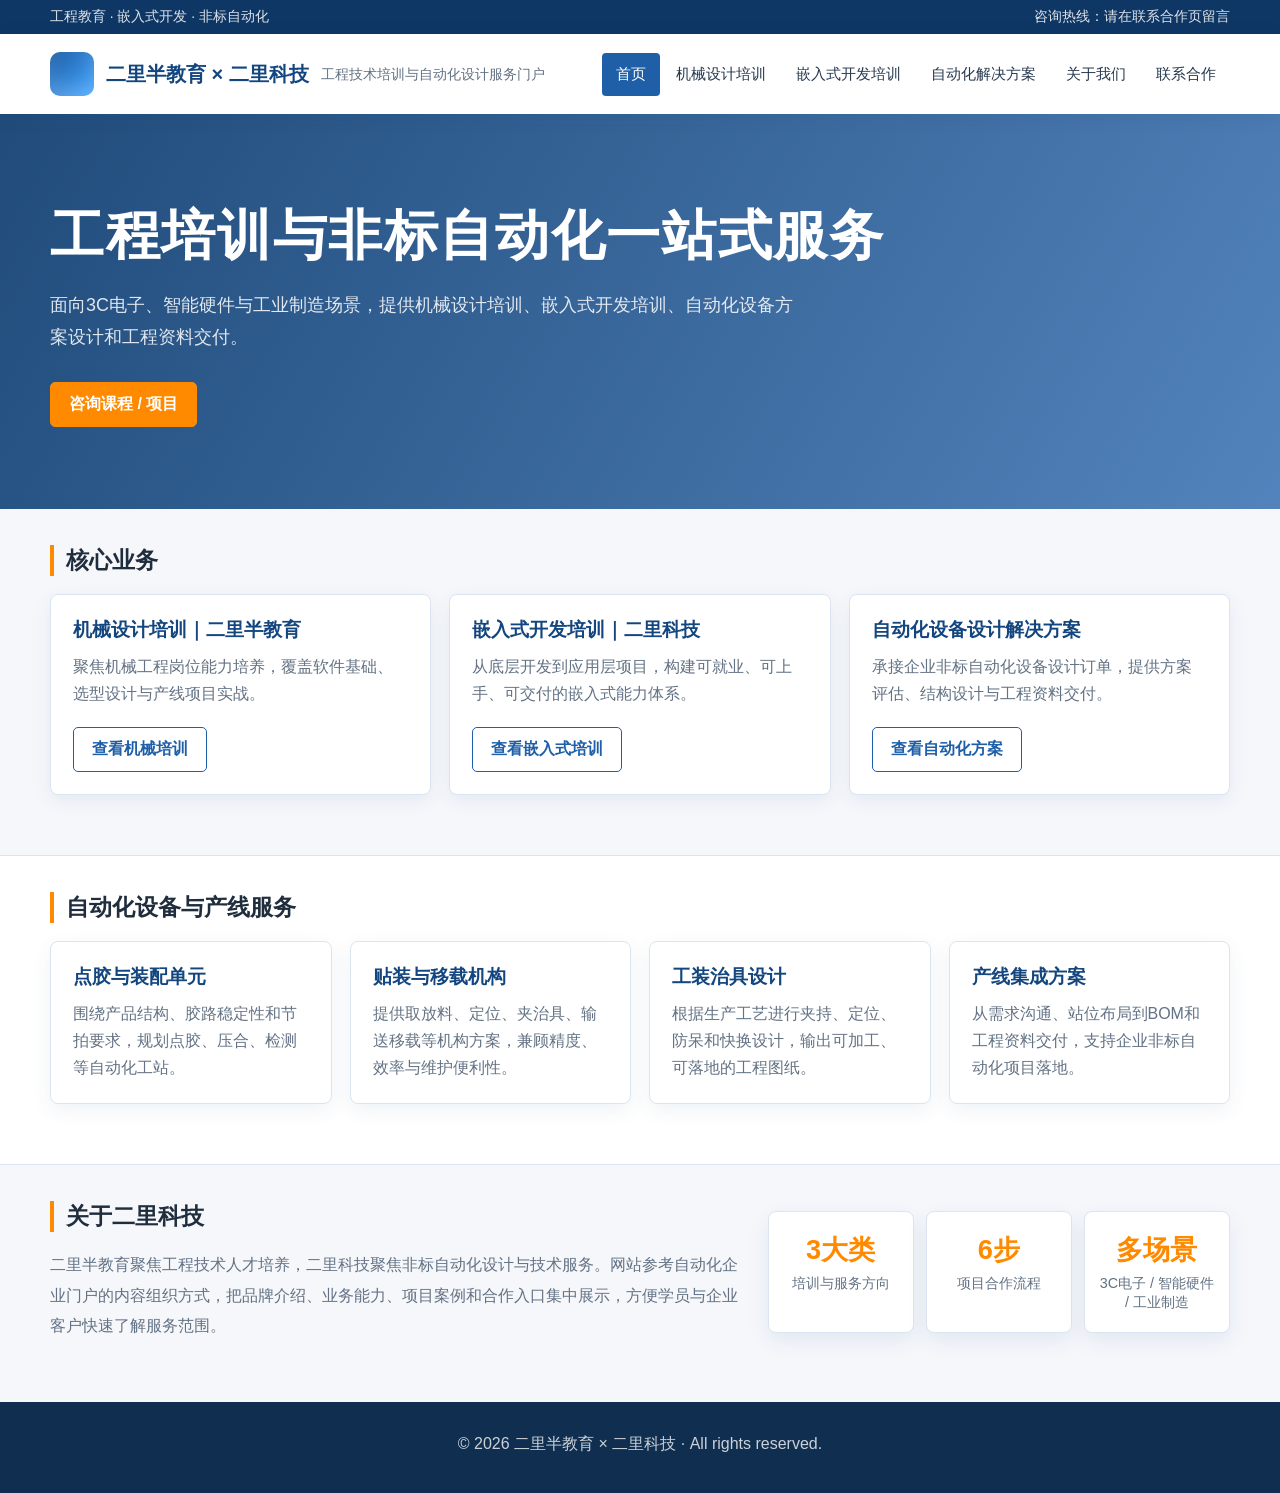
<file: index.html>
<!doctype html>
<html lang="zh-CN">
<head>
  <meta charset="UTF-8" />
  <meta name="viewport" content="width=device-width, initial-scale=1.0" />
  <title>首页 - 二里半教育 × 二里科技</title>
  <link rel="stylesheet" href="css/style.css" />
</head>
<body data-page="index">
  <div class="top-strip"><div class="container"><span>工程教育 · 嵌入式开发 · 非标自动化</span><span>咨询热线：请在联系合作页留言</span></div></div>
  <header class="site-header">
    <div class="container header-inner">
      <div class="brand"><strong id="brand-name"></strong><span id="brand-title"></span></div>
      <button id="nav-toggle" class="nav-toggle">菜单</button>
      <nav id="site-nav" class="site-nav"></nav>
    </div>
  </header>

  <main>
    <section class="hero-wrap"><div class="hero container">
      <h1 id="hero-title"></h1>
      <p id="hero-text"></p>
      <a id="hero-cta" class="btn btn-primary" href="contact.html"></a>
    </div></section>

    <section class="section container">
      <h2 class="section-title">核心业务</h2>
      <div class="grid grid-3" id="home-entries"></div>
    </section>

    <section class="section section-alt">
      <div class="container">
        <h2 class="section-title">自动化设备与产线服务</h2>
        <div class="grid grid-4" id="solution-cards"></div>
      </div>
    </section>

    <section class="section container about-band">
      <div>
        <h2 class="section-title">关于二里科技</h2>
        <p id="home-about"></p>
      </div>
      <div class="stats" id="home-stats"></div>
    </section>
  </main>

  <footer class="site-footer"><div class="container" id="footer-text"></div></footer>
  <script src="js/main.js"></script>
</body>
</html>
</file>
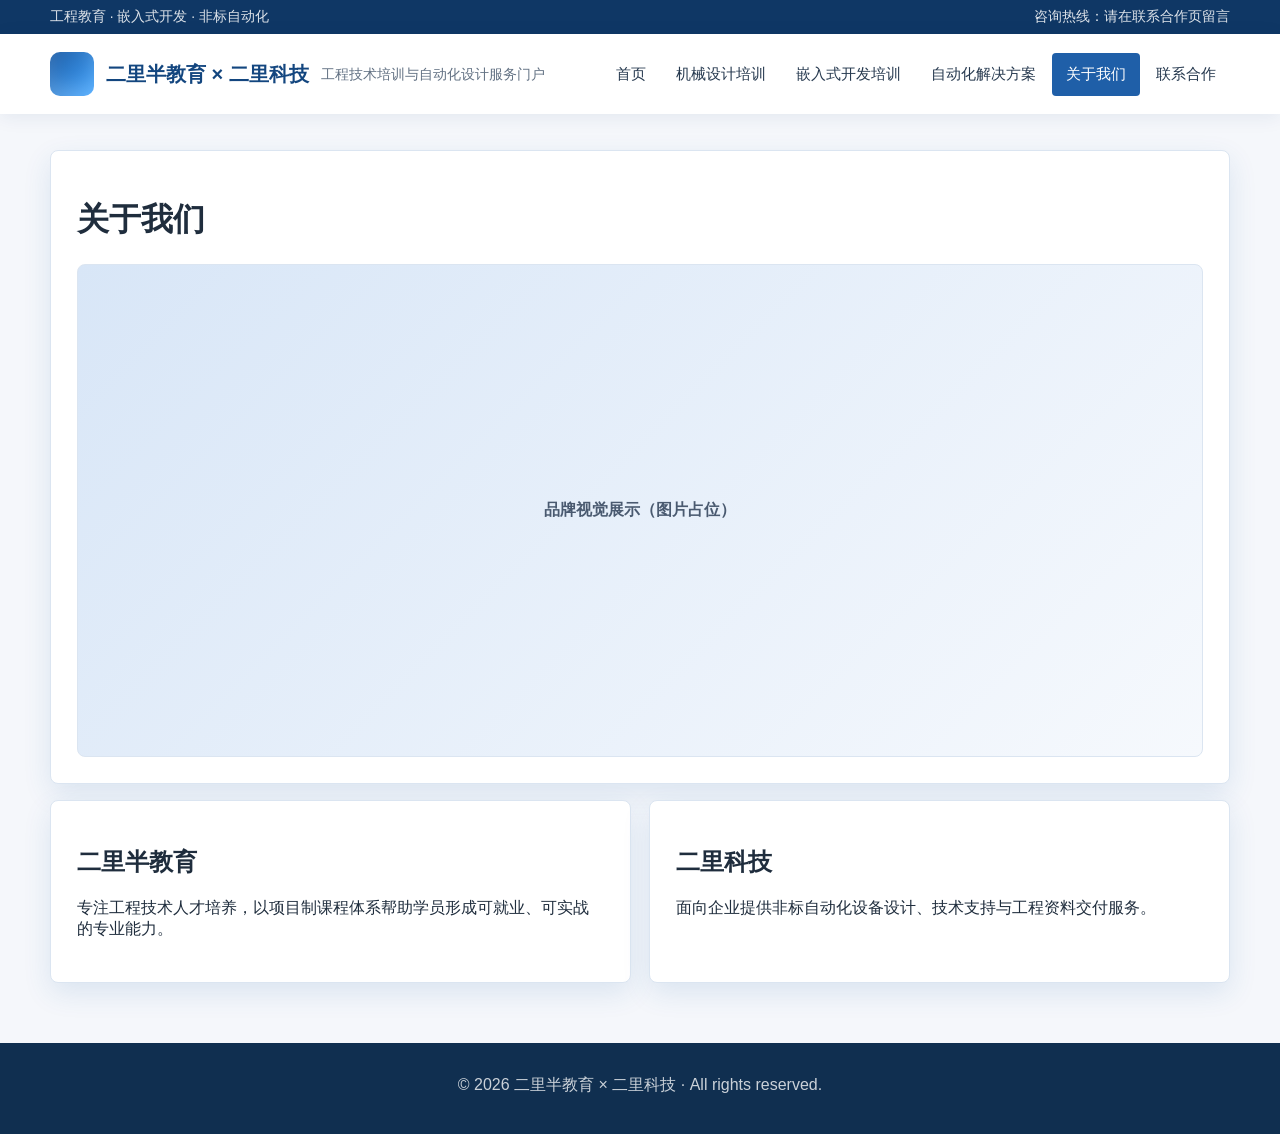
<file: about.html>
<!doctype html>
<html lang="zh-CN">
<head><meta charset="UTF-8" /><meta name="viewport" content="width=device-width, initial-scale=1.0" />
  <title>关于我们 - 二里半教育 × 二里科技</title><link rel="stylesheet" href="css/style.css" />
</head>
<body data-page="about">
  <div class="top-strip"><div class="container"><span>工程教育 · 嵌入式开发 · 非标自动化</span><span>咨询热线：请在联系合作页留言</span></div></div>
  <header class="site-header"><div class="container header-inner"><div class="brand"><strong id="brand-name"></strong><span id="brand-title"></span></div><button id="nav-toggle" class="nav-toggle">菜单</button><nav id="site-nav" class="site-nav"></nav></div></header>
  <main class="container section">
    <div class="panel"><h1 id="page-title"></h1><div class="media">品牌视觉展示（图片占位）</div></div>
    <div class="grid grid-2" style="margin-top:16px;">
      <article class="panel"><h2 id="brand-a-name"></h2><p id="brand-a-intro"></p></article>
      <article class="panel"><h2 id="brand-b-name"></h2><p id="brand-b-intro"></p></article>
    </div>
  </main>
  <footer class="site-footer"><div class="container" id="footer-text"></div></footer>
  <script src="js/main.js"></script>
</body>
</html>
</file>
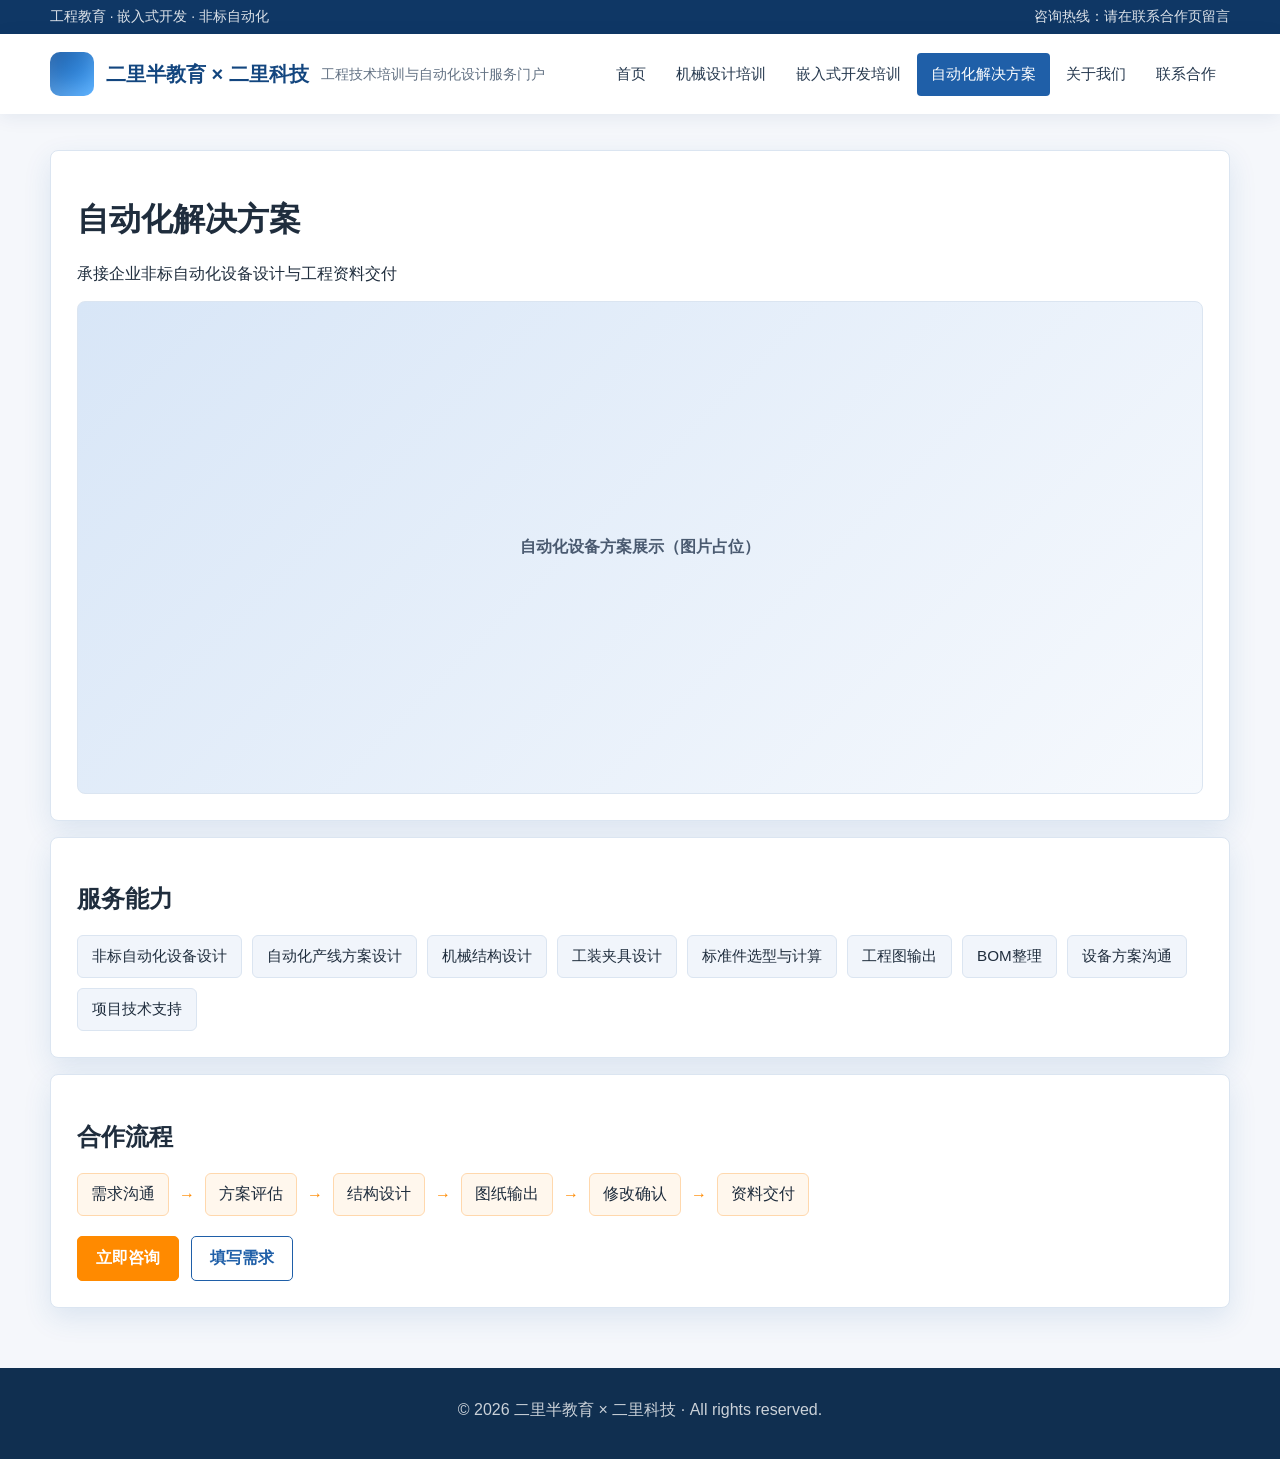
<file: automation.html>
<!doctype html>
<html lang="zh-CN">
<head><meta charset="UTF-8" /><meta name="viewport" content="width=device-width, initial-scale=1.0" />
  <title>自动化解决方案 - 二里半教育 × 二里科技</title><link rel="stylesheet" href="css/style.css" />
</head>
<body data-page="automation">
  <div class="top-strip"><div class="container"><span>工程教育 · 嵌入式开发 · 非标自动化</span><span>咨询热线：请在联系合作页留言</span></div></div>
  <header class="site-header"><div class="container header-inner"><div class="brand"><strong id="brand-name"></strong><span id="brand-title"></span></div><button id="nav-toggle" class="nav-toggle">菜单</button><nav id="site-nav" class="site-nav"></nav></div></header>
  <main class="container section">
    <div class="panel"><h1 id="page-title"></h1><p id="page-subtitle"></p><div class="media">自动化设备方案展示（图片占位）</div></div>
    <div class="panel" style="margin-top:16px;"><h2>服务能力</h2><ul id="service-capabilities" class="pill-list"></ul></div>
    <div class="panel" style="margin-top:16px;"><h2>合作流程</h2><div id="cooperation-flow" class="flow"></div>
      <div class="btn-row"><a id="primary-btn" class="btn btn-primary" href="contact.html"></a><a id="secondary-btn" class="btn btn-light" href="#"></a></div>
    </div>
  </main>
  <footer class="site-footer"><div class="container" id="footer-text"></div></footer>
  <script src="js/main.js"></script>
</body>
</html>
</file>
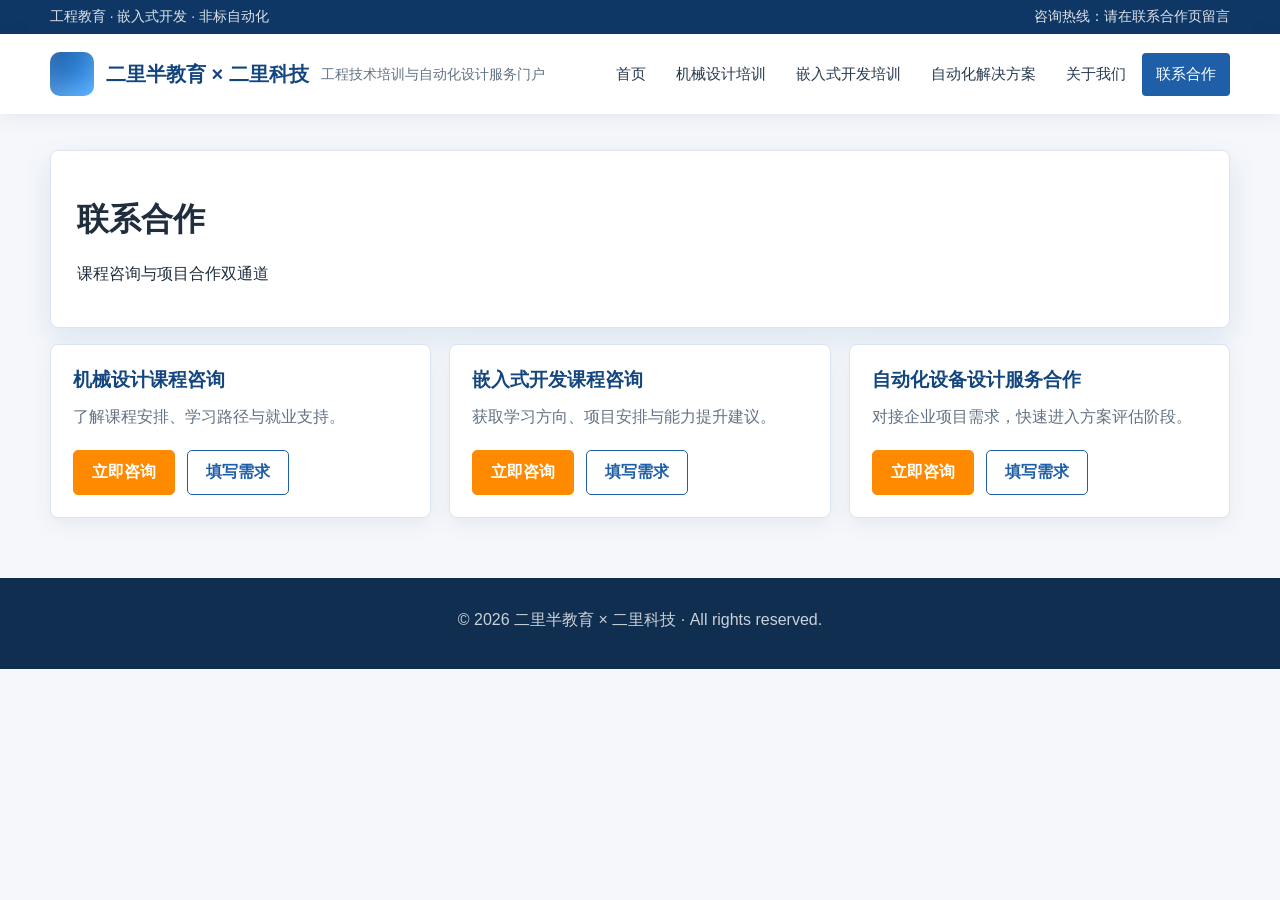
<file: contact.html>
<!doctype html>
<html lang="zh-CN">
<head><meta charset="UTF-8" /><meta name="viewport" content="width=device-width, initial-scale=1.0" />
  <title>联系合作 - 二里半教育 × 二里科技</title><link rel="stylesheet" href="css/style.css" />
</head>
<body data-page="contact">
  <div class="top-strip"><div class="container"><span>工程教育 · 嵌入式开发 · 非标自动化</span><span>咨询热线：请在联系合作页留言</span></div></div>
  <header class="site-header"><div class="container header-inner"><div class="brand"><strong id="brand-name"></strong><span id="brand-title"></span></div><button id="nav-toggle" class="nav-toggle">菜单</button><nav id="site-nav" class="site-nav"></nav></div></header>
  <main class="container section">
    <div class="panel"><h1 id="page-title"></h1><p id="page-subtitle"></p></div>
    <div id="contact-cards" class="grid grid-3" style="margin-top:16px;"></div>
  </main>
  <footer class="site-footer"><div class="container" id="footer-text"></div></footer>
  <script src="js/main.js"></script>
</body>
</html>
</file>
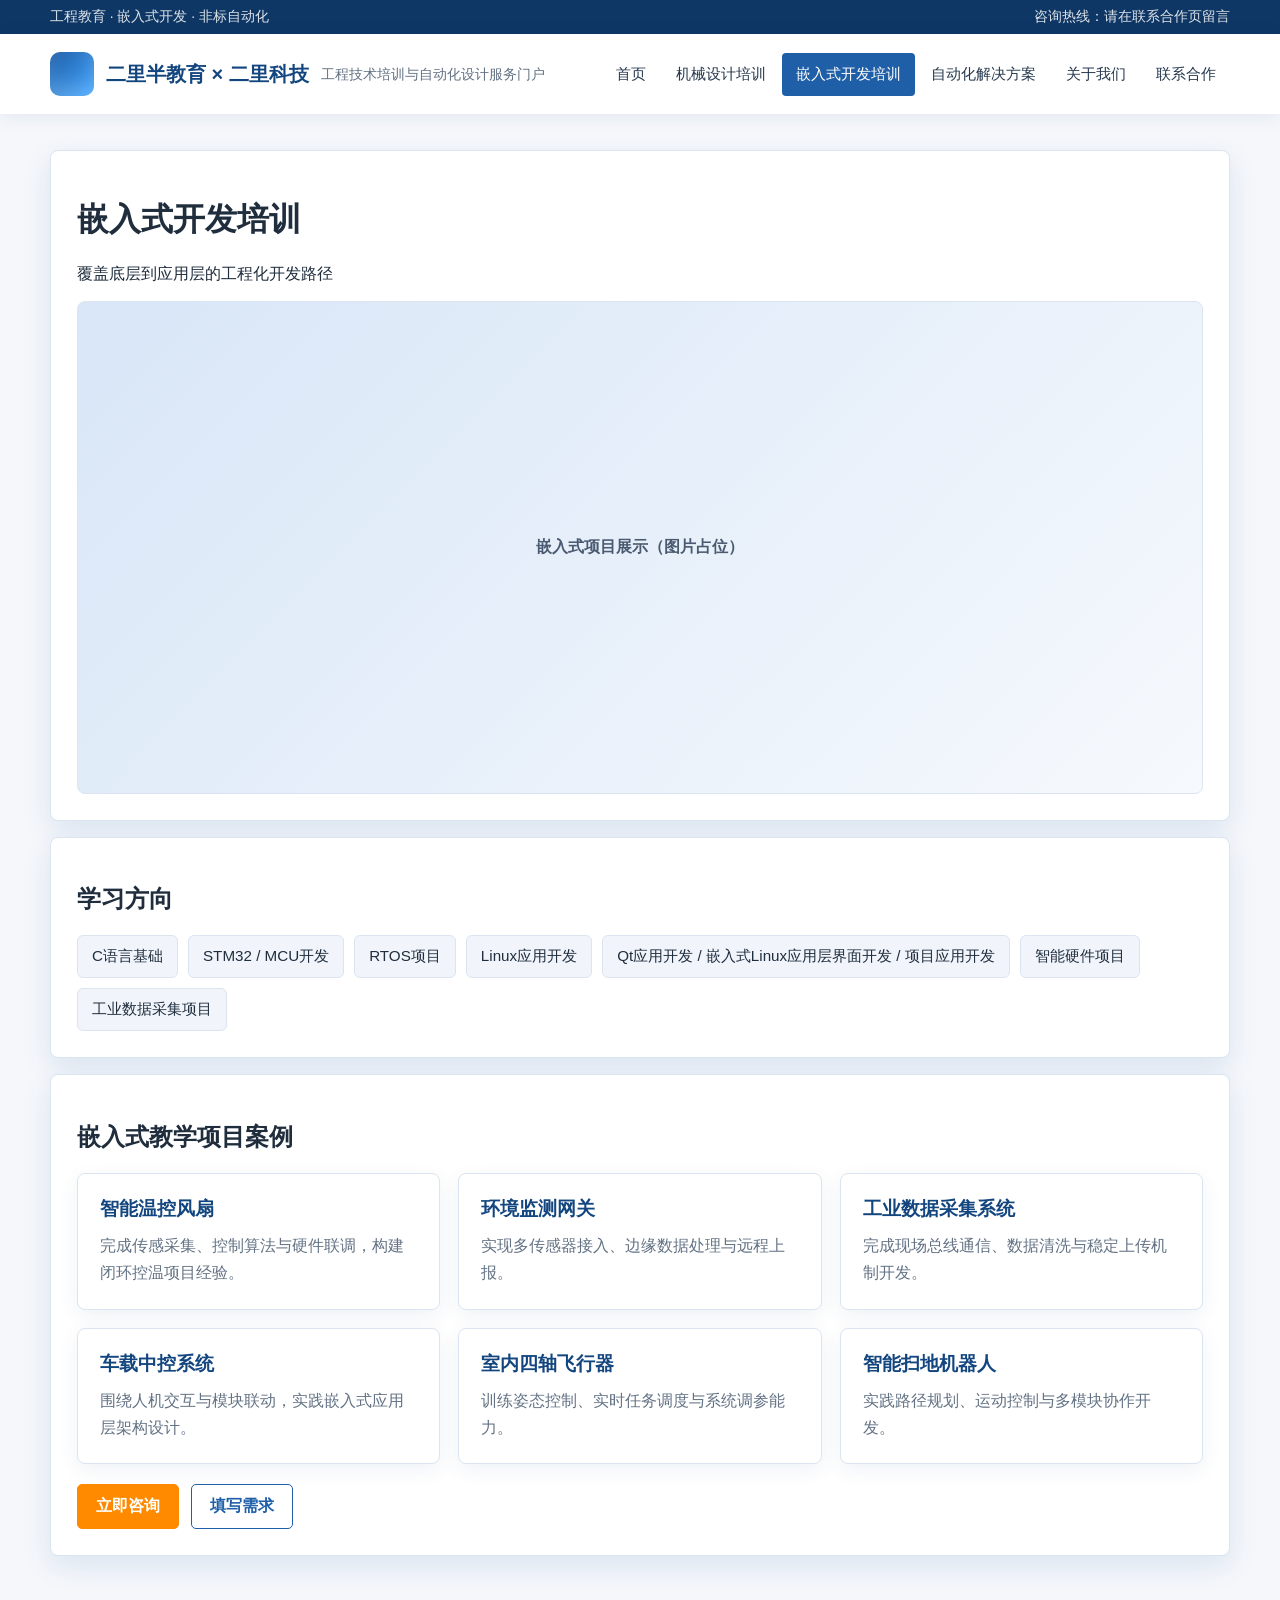
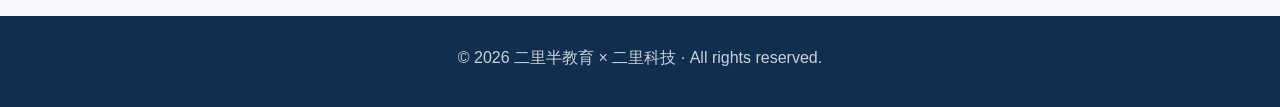
<file: embedded.html>
<!doctype html>
<html lang="zh-CN">
<head><meta charset="UTF-8" /><meta name="viewport" content="width=device-width, initial-scale=1.0" />
  <title>嵌入式开发培训 - 二里半教育 × 二里科技</title><link rel="stylesheet" href="css/style.css" />
</head>
<body data-page="embedded">
  <div class="top-strip"><div class="container"><span>工程教育 · 嵌入式开发 · 非标自动化</span><span>咨询热线：请在联系合作页留言</span></div></div>
  <header class="site-header"><div class="container header-inner"><div class="brand"><strong id="brand-name"></strong><span id="brand-title"></span></div><button id="nav-toggle" class="nav-toggle">菜单</button><nav id="site-nav" class="site-nav"></nav></div></header>
  <main class="container section">
    <div class="panel"><h1 id="page-title"></h1><p id="page-subtitle"></p><div class="media">嵌入式项目展示（图片占位）</div></div>
    <div class="panel" style="margin-top:16px;"><h2>学习方向</h2><ul id="learning-directions" class="pill-list"></ul></div>
    <div class="panel" style="margin-top:16px;"><h2>嵌入式教学项目案例</h2><div id="project-cards" class="grid grid-2"></div>
      <div class="btn-row"><a id="primary-btn" class="btn btn-primary" href="contact.html"></a><a id="secondary-btn" class="btn btn-light" href="#"></a></div>
    </div>
  </main>
  <footer class="site-footer"><div class="container" id="footer-text"></div></footer>
  <script src="js/main.js"></script>
</body>
</html>
</file>
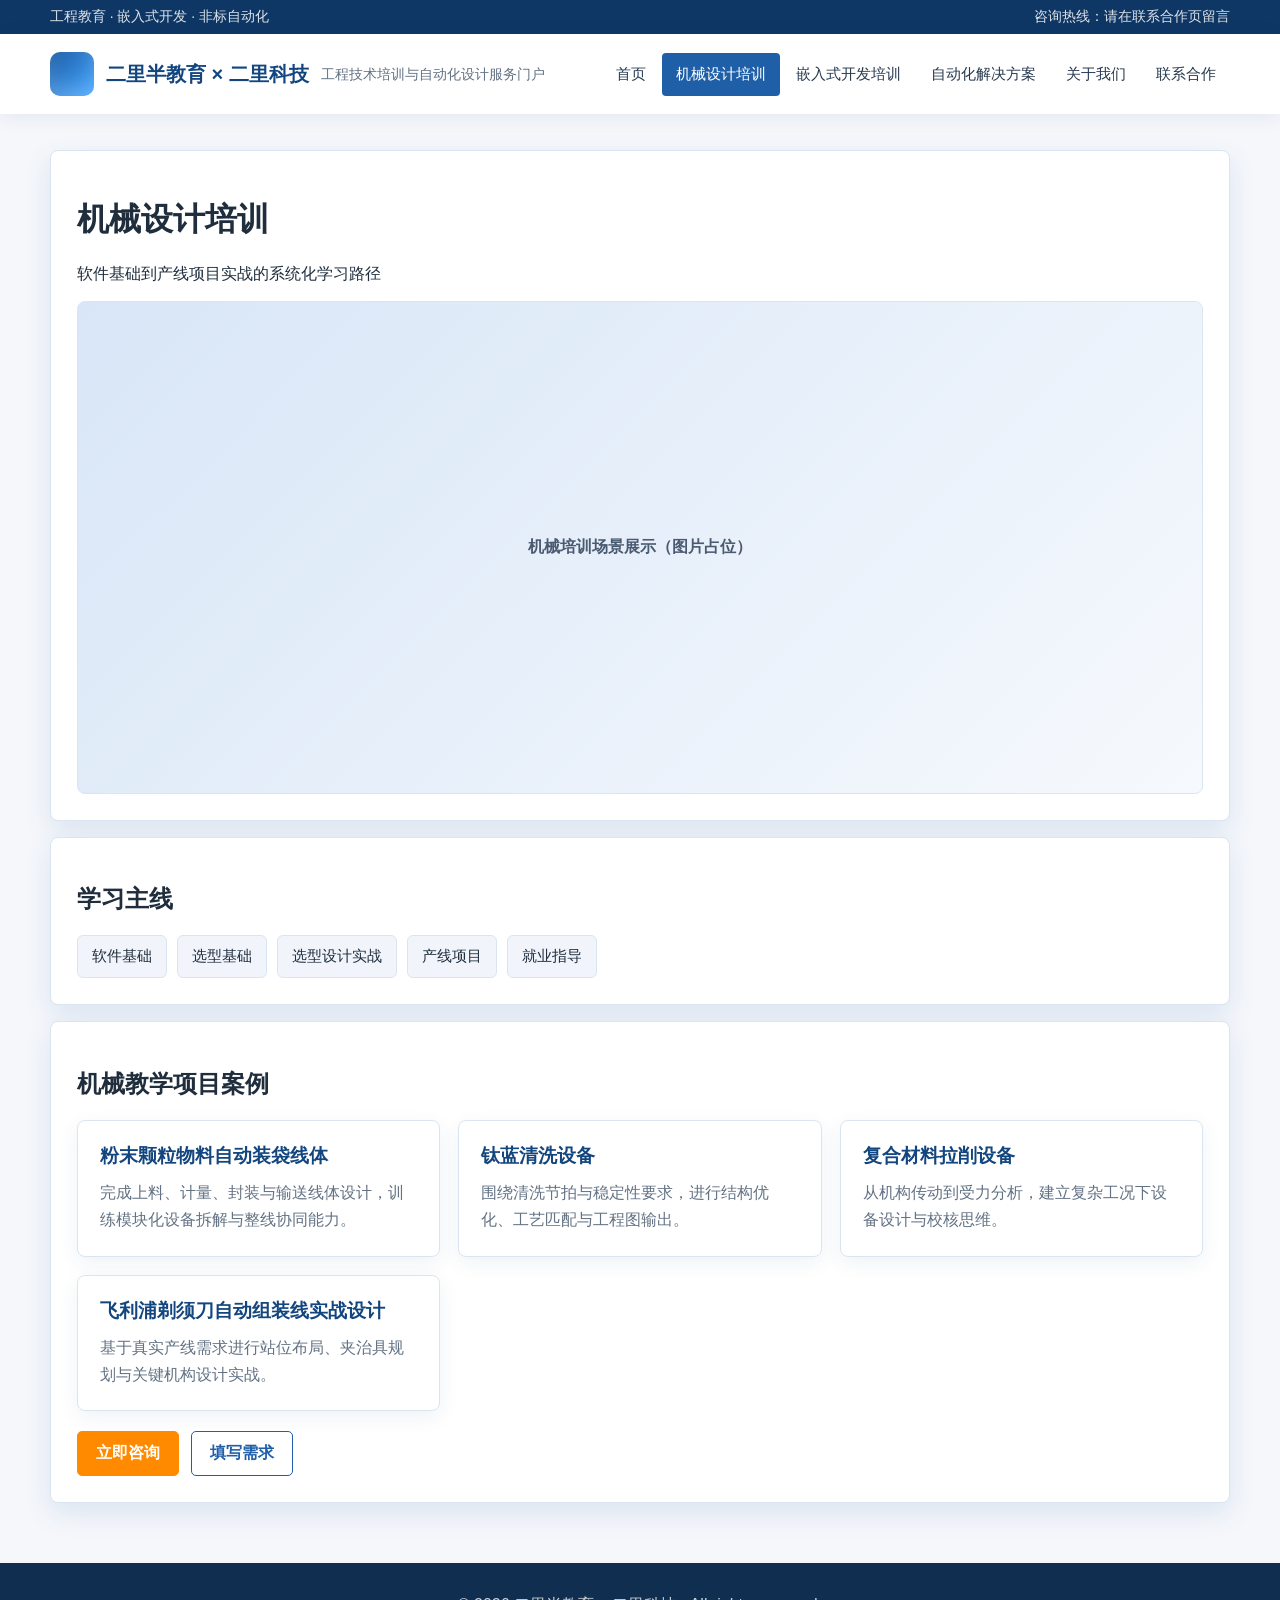
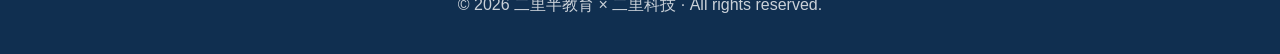
<file: mechanical.html>
<!doctype html>
<html lang="zh-CN">
<head>
  <meta charset="UTF-8" />
  <meta name="viewport" content="width=device-width, initial-scale=1.0" />
  <title>机械设计培训 - 二里半教育 × 二里科技</title>
  <link rel="stylesheet" href="css/style.css" />
</head>
<body data-page="mechanical">
  <div class="top-strip"><div class="container"><span>工程教育 · 嵌入式开发 · 非标自动化</span><span>咨询热线：请在联系合作页留言</span></div></div>
  <header class="site-header"><div class="container header-inner"><div class="brand"><strong id="brand-name"></strong><span id="brand-title"></span></div><button id="nav-toggle" class="nav-toggle">菜单</button><nav id="site-nav" class="site-nav"></nav></div></header>
  <main class="container section">
    <div class="panel">
      <h1 id="page-title"></h1><p id="page-subtitle"></p>
      <div class="media">机械培训场景展示（图片占位）</div>
    </div>
    <div class="panel" style="margin-top:16px;"><h2>学习主线</h2><ul id="learning-path" class="pill-list"></ul></div>
    <div class="panel" style="margin-top:16px;"><h2>机械教学项目案例</h2><div id="project-cards" class="grid grid-2"></div>
      <div class="btn-row"><a id="primary-btn" class="btn btn-primary" href="contact.html"></a><a id="secondary-btn" class="btn btn-light" href="#"></a></div>
    </div>
  </main>
  <footer class="site-footer"><div class="container" id="footer-text"></div></footer>
  <script src="js/main.js"></script>
</body>
</html>
</file>
<file: css/style.css>
:root {
  --bg: #f5f7fb;
  --surface: #ffffff;
  --surface-soft: #f1f5fb;
  --text: #1f2d3d;
  --muted: #637284;
  --primary: #1f5fa8;
  --primary-strong: #13467f;
  --accent: #ff8a00;
  --border: #dbe5f1;
  --radius: 8px;
  --shadow: 0 10px 28px rgba(31, 95, 168, 0.12);
}
* { box-sizing: border-box; }
body {
  margin: 0;
  font-family: "PingFang SC", "Microsoft YaHei", Arial, sans-serif;
  color: var(--text);
  background: var(--bg);
}
img { width: 100%; display: block; border-radius: var(--radius); }
a { color: inherit; text-decoration: none; }
.container { width: min(1180px, 94%); margin: 0 auto; }
.top-strip { background: #0f3765; color: rgba(255,255,255,.86); font-size: .86rem; }
.top-strip .container { display: flex; justify-content: space-between; gap: 16px; padding: 8px 0; }
.site-header {
  background: #fff;
  color: var(--text);
  position: sticky;
  top: 0;
  z-index: 10;
  box-shadow: 0 3px 18px rgba(15, 55, 101, .08);
}
.header-inner { display: flex; justify-content: space-between; align-items: center; padding: 18px 0; gap: 18px; }
.brand { display: flex; align-items: center; gap: 12px; }
.brand::before { content: ""; width: 44px; height: 44px; border-radius: 10px; background: linear-gradient(135deg, var(--primary), #42a5ff); box-shadow: inset 0 -10px 18px rgba(255,255,255,.16); }
.brand strong { display: block; font-size: 1.25rem; color: var(--primary-strong); }
.brand span { font-size: .9rem; color: var(--muted); }
.nav-toggle { display: none; background: var(--primary); border: 0; color: #fff; border-radius: 6px; padding: 9px 12px; }
.site-nav { display: flex; gap: 2px; flex-wrap: wrap; }
.site-nav a { padding: 11px 14px; border-radius: 4px; font-size: .95rem; color: #26394f; }
.site-nav a:hover, .site-nav a.active { background: var(--primary); color: #fff; }
.hero-wrap { background: linear-gradient(120deg, rgba(14,61,112,.92), rgba(31,95,168,.76)), url("data:image/svg+xml,%3Csvg xmlns='http://www.w3.org/2000/svg' width='1400' height='480' viewBox='0 0 1400 480'%3E%3Cg fill='none' stroke='%23ffffff' stroke-opacity='.16'%3E%3Cpath d='M0 380 C220 280 360 420 560 310 S900 210 1100 270 1300 330 1400 250'/%3E%3Cpath d='M80 90h220v120H80zM960 70h260v150H960zM515 95h170v88H515z'/%3E%3Ccircle cx='780' cy='280' r='95'/%3E%3C/g%3E%3C/svg%3E"); background-size: cover; color: #fff; }
.hero { padding: 86px 0 82px; }
.hero h1 { margin: 0 0 16px; font-size: clamp(2rem, 5vw, 3.4rem); letter-spacing: .03em; }
.hero p { max-width: 760px; margin: 0 0 28px; color: rgba(255,255,255,.86); font-size: 1.12rem; line-height: 1.8; }
.section { padding: 36px 0 60px; }
.section-title { margin: 0 0 18px; padding-left: 12px; border-left: 4px solid var(--accent); font-size: 1.45rem; }
.panel { background: var(--surface); border: 1px solid var(--border); border-radius: var(--radius); box-shadow: var(--shadow); padding: 26px; }
.grid { display: grid; gap: 18px; }
.grid-3 { grid-template-columns: repeat(auto-fit, minmax(250px, 1fr)); }
.grid-2 { grid-template-columns: repeat(auto-fit, minmax(280px, 1fr)); }
.card { background: #fff; border-radius: var(--radius); padding: 22px; border: 1px solid var(--border); box-shadow: 0 6px 20px rgba(18, 66, 118, .07); transition: transform .2s ease, box-shadow .2s ease; }
.card:hover { transform: translateY(-4px); box-shadow: 0 14px 28px rgba(18,66,118,.13); }
.card h3 { margin: 0 0 10px; color: var(--primary-strong); }
.card p { margin: 0; color: var(--muted); line-height: 1.7; }
.pill-list { display: flex; flex-wrap: wrap; gap: 10px; padding: 0; margin: 0; list-style: none; }
.pill-list li { background: var(--surface-soft); border: 1px solid var(--border); border-radius: 6px; padding: 10px 14px; font-size: .95rem; }
.flow { display: flex; flex-wrap: wrap; gap: 10px; align-items: center; }
.flow span { background: #fff7ed; border: 1px solid #ffd8ad; border-radius: 6px; padding: 10px 13px; }
.flow i { color: var(--accent); font-style: normal; }
.btn-row { margin-top: 20px; display: flex; gap: 12px; flex-wrap: wrap; }
.btn { display: inline-flex; align-items: center; justify-content: center; padding: 11px 18px; border-radius: 5px; border: 1px solid var(--primary); font-weight: 700; }
.btn-primary { background: var(--accent); border-color: var(--accent); color: #fff; }
.btn-primary:hover { background: #e97900; }
.btn-light { background: #fff; color: var(--primary); }
.media { aspect-ratio: 16/7; background: linear-gradient(135deg, #d8e6f7, #f6f9fd); border: 1px solid var(--border); border-radius: var(--radius); display: flex; align-items: center; justify-content: center; color: #4a5a70; font-weight: 700; }
.site-footer { padding: 32px 0 38px; color: rgba(255,255,255,.78); text-align: center; background: #102f50; }
@media (max-width: 860px) {
  .top-strip .container { flex-direction: column; gap: 4px; }
  .nav-toggle { display: inline-flex; }
  .site-nav { display: none; width: 100%; flex-direction: column; }
  .site-nav.open { display: flex; }
  .header-inner { flex-wrap: wrap; }
}
.section-alt { background: #fff; border-top: 1px solid var(--border); border-bottom: 1px solid var(--border); }
.grid-4 { grid-template-columns: repeat(auto-fit, minmax(220px, 1fr)); }
.about-band { display: grid; grid-template-columns: 1.5fr 1fr; gap: 24px; align-items: center; }
.about-band p { color: var(--muted); line-height: 1.9; margin: 0; }
.stats { display: grid; grid-template-columns: repeat(3, 1fr); gap: 12px; }
.stats div { background: #fff; border: 1px solid var(--border); border-radius: var(--radius); padding: 20px 14px; text-align: center; box-shadow: 0 8px 22px rgba(18, 66, 118, .08); }
.stats strong { display: block; color: var(--accent); font-size: 1.7rem; margin-bottom: 6px; }
.stats span { color: var(--muted); font-size: .9rem; }
@media (max-width: 860px) {
  .about-band { grid-template-columns: 1fr; }
  .stats { grid-template-columns: 1fr; }
}
</file>
